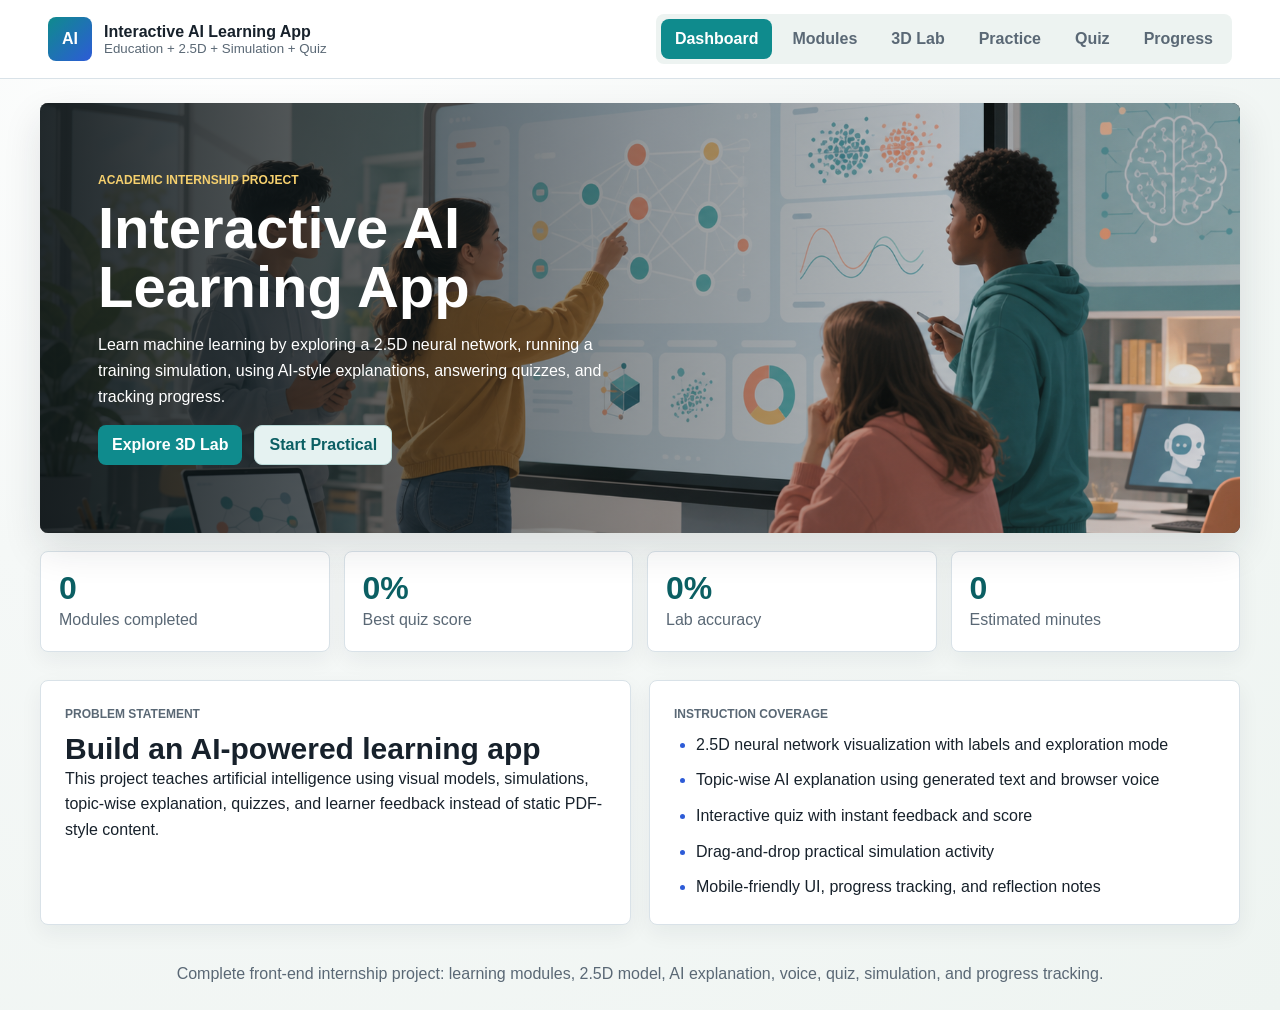
<file: index.html>
<!doctype html>
<html lang="en">
  <head>
    <meta charset="utf-8">
    <meta name="viewport" content="width=device-width, initial-scale=1">
    <title>Interactive AI Learning App</title>
    <link rel="stylesheet" href="styles.css">
  </head>
  <body>
    <header class="topbar">
      <div class="brand">
        <span class="brand-mark">AI</span>
        <div>
          <strong>Interactive AI Learning App</strong>
          <small>Education + 2.5D + Simulation + Quiz</small>
        </div>
      </div>
      <nav class="tabs" aria-label="Main navigation">
        <button class="tab active" data-view="dashboard">Dashboard</button>
        <button class="tab" data-view="learn">Modules</button>
        <button class="tab" data-view="lab">3D Lab</button>
        <button class="tab" data-view="practice">Practice</button>
        <button class="tab" data-view="quiz">Quiz</button>
        <button class="tab" data-view="progress">Progress</button>
      </nav>
    </header>

    <main>
      <section id="dashboard" class="view active">
        <div class="hero">
          <img src="assets/ai-learning-banner.png" alt="Students learning artificial intelligence with an interactive display">
          <div class="hero-copy">
            <p class="eyebrow">Academic internship project</p>
            <h1>Interactive AI Learning App</h1>
            <p>Learn machine learning by exploring a 2.5D neural network, running a training simulation, using AI-style explanations, answering quizzes, and tracking progress.</p>
            <div class="hero-actions">
              <button class="primary" data-jump="lab">Explore 3D Lab</button>
              <button class="secondary" data-jump="practice">Start Practical</button>
            </div>
          </div>
        </div>

        <section class="stats" aria-label="Learning statistics">
          <article>
            <span id="completedCount">0</span>
            <p>Modules completed</p>
          </article>
          <article>
            <span id="bestScore">0%</span>
            <p>Best quiz score</p>
          </article>
          <article>
            <span id="labScore">0%</span>
            <p>Lab accuracy</p>
          </article>
          <article>
            <span id="studyMinutes">0</span>
            <p>Estimated minutes</p>
          </article>
        </section>

        <section class="dashboard-grid">
          <article class="feature-panel">
            <p class="eyebrow">Problem statement</p>
            <h2>Build an AI-powered learning app</h2>
            <p>This project teaches artificial intelligence using visual models, simulations, topic-wise explanation, quizzes, and learner feedback instead of static PDF-style content.</p>
          </article>
          <article class="feature-panel checklist">
            <p class="eyebrow">Instruction coverage</p>
            <ul>
              <li>2.5D neural network visualization with labels and exploration mode</li>
              <li>Topic-wise AI explanation using generated text and browser voice</li>
              <li>Interactive quiz with instant feedback and score</li>
              <li>Drag-and-drop practical simulation activity</li>
              <li>Mobile-friendly UI, progress tracking, and reflection notes</li>
            </ul>
          </article>
        </section>
      </section>

      <section id="learn" class="view">
        <div class="section-heading">
          <div>
            <p class="eyebrow">At least 3 learning modules</p>
            <h2>AI Learning Modules</h2>
          </div>
          <label class="search-box">
            <span>Search</span>
            <input id="moduleSearch" type="search" placeholder="Find a topic">
          </label>
        </div>
        <div class="learn-layout">
          <aside class="module-list" id="moduleList" aria-label="AI modules"></aside>
          <article class="lesson-panel">
            <div class="lesson-header">
              <div>
                <p class="eyebrow" id="lessonTag">Module</p>
                <h2 id="lessonTitle">Select a module</h2>
              </div>
              <div class="button-row">
                <button class="secondary" id="explainModule">AI Explain</button>
                <button class="secondary" id="speakModule">Voice</button>
                <button class="primary" id="completeModule">Mark Complete</button>
              </div>
            </div>
            <p id="lessonBody" class="lesson-body"></p>
            <div class="split-panels">
              <div class="example-box">
                <strong>Real-world example</strong>
                <p id="lessonExample"></p>
              </div>
              <div class="flashcard" id="flashcard" tabindex="0" role="button" aria-live="polite">
                <span>Flashcard</span>
                <p id="flashcardText"></p>
              </div>
            </div>
            <div class="ai-explainer" aria-live="polite">
              <strong>AI-style explanation</strong>
              <p id="aiExplanation">Choose AI Explain to generate a simple explanation for the selected topic.</p>
            </div>
          </article>
        </div>
      </section>

      <section id="lab" class="view">
        <div class="section-heading">
          <div>
            <p class="eyebrow">2.5D visualization and exploration mode</p>
            <h2>Neural Network Explorer</h2>
          </div>
          <div class="button-row">
            <button class="secondary" id="resetNetwork">Reset View</button>
            <button class="primary" id="animateNetwork">Run Signal</button>
          </div>
        </div>

        <div class="lab-layout">
          <article class="network-stage" aria-label="Interactive 2.5D neural network">
            <div class="network-scene" id="networkScene">
              <div class="connection c1"></div>
              <div class="connection c2"></div>
              <div class="connection c3"></div>
              <div class="connection c4"></div>
              <button class="node input n1" data-node="Input layer: receives raw features such as study hours and test score.">Study Hours</button>
              <button class="node input n2" data-node="Input layer: receives another feature used by the model.">Test Score</button>
              <button class="node hidden n3" data-node="Hidden layer: combines inputs and learns weighted patterns.">Pattern</button>
              <button class="node hidden n4" data-node="Hidden layer: transforms patterns into a stronger signal.">Confidence</button>
              <button class="node output n5" data-node="Output layer: predicts whether the student is ready or needs revision.">Prediction</button>
            </div>
          </article>
          <aside class="inspector">
            <p class="eyebrow">Node inspector</p>
            <h3 id="nodeTitle">Click a node</h3>
            <p id="nodeDescription">Explore each part of the model to understand input, hidden, and output layers.</p>
            <label for="complexityRange">Model complexity</label>
            <input id="complexityRange" type="range" min="1" max="5" value="3">
            <p id="complexityText">Balanced model: useful patterns without too much overfitting risk.</p>
          </aside>
        </div>
      </section>

      <section id="practice" class="view">
        <div class="section-heading">
          <div>
            <p class="eyebrow">Simulation and drag-and-drop practical</p>
            <h2>Train a Student Readiness Model</h2>
          </div>
          <button class="secondary" id="resetPractice">Reset Practical</button>
        </div>

        <div class="practice-layout">
          <article class="data-bank">
            <h3>Data cards</h3>
            <p>Drag the useful features into the training area. Avoid noisy or unfair features.</p>
            <div id="dataCards" class="data-cards"></div>
          </article>
          <article class="training-zone" id="trainingZone">
            <h3>Training area</h3>
            <p>Drop feature cards here to train the model.</p>
            <div id="selectedFeatures" class="selected-features"></div>
            <button class="primary" id="trainModel">Train Model</button>
          </article>
          <article class="simulation-result">
            <p class="eyebrow">Simulation output</p>
            <h3 id="simulationTitle">Model not trained yet</h3>
            <p id="simulationText">Select relevant features and train the model to see accuracy, fairness, and feedback.</p>
            <div class="meter">
              <span id="accuracyMeter"></span>
            </div>
          </article>
        </div>
      </section>

      <section id="quiz" class="view">
        <div class="section-heading">
          <div>
            <p class="eyebrow">Instant feedback and score</p>
            <h2>AI Fundamentals Quiz</h2>
          </div>
          <button class="secondary" id="resetQuiz">Reset Quiz</button>
        </div>
        <div class="quiz-grid" id="quizGrid"></div>
        <div class="result-panel">
          <div>
            <p class="eyebrow">Current result</p>
            <h3 id="quizResult">Answer the questions to see your score.</h3>
          </div>
          <button class="primary" id="submitQuiz">Submit Answers</button>
        </div>
      </section>

      <section id="progress" class="view">
        <div class="section-heading">
          <div>
            <p class="eyebrow">Progress tracking and deliverables</p>
            <h2>Project Summary</h2>
          </div>
          <button class="secondary" id="clearProgress">Clear Saved Progress</button>
        </div>
        <div class="progress-layout">
          <article class="certificate">
            <p class="eyebrow">Completion preview</p>
            <h2>AI Learning Completion</h2>
            <p id="certificateText">Complete modules, lab practice, and quiz to generate your learning summary.</p>
            <div class="progress-bar" aria-label="Completion progress">
              <span id="progressFill"></span>
            </div>
          </article>
          <article class="notes-panel">
            <label for="reflectionNotes">Reflection notes</label>
            <textarea id="reflectionNotes" rows="8" placeholder="Write what you learned, challenges faced, and future improvements."></textarea>
          </article>
          <article class="deliverables">
            <p class="eyebrow">Explanation of AI/model/API used</p>
            <h3>Model approach</h3>
            <p>This app uses a browser-based simulated supervised learning model. Learners choose features, train the model, inspect weighted outputs, receive AI-style explanations, and hear explanations using the Web Speech API. The 2.5D model is built with HTML, CSS transforms, and JavaScript so it works without paid API keys.</p>
          </article>
        </div>
      </section>
    </main>

    <footer>
      <p>Complete front-end internship project: learning modules, 2.5D model, AI explanation, voice, quiz, simulation, and progress tracking.</p>
    </footer>

    <script src="script.js"></script>
  </body>
</html>
</file>
<file: styles.css>
:root {
  --ink: #17212b;
  --muted: #5a6875;
  --line: #d9e2e8;
  --bg: #f5f8f7;
  --panel: #ffffff;
  --soft: #edf5f3;
  --teal: #0f8b8d;
  --teal-dark: #0b5f63;
  --coral: #e76f51;
  --gold: #e4b84e;
  --green: #2f8f5b;
  --blue: #2d5bd7;
  --shadow: 0 16px 38px rgba(23, 33, 43, 0.12);
}

* {
  box-sizing: border-box;
}

body {
  margin: 0;
  color: var(--ink);
  background: radial-gradient(circle at 20% 0%, #ffffff 0, #f5f8f7 42%, #eef4f1 100%);
  font-family: Arial, Helvetica, sans-serif;
}

button,
input,
textarea {
  font: inherit;
}

button {
  cursor: pointer;
}

.topbar {
  position: sticky;
  top: 0;
  z-index: 20;
  display: flex;
  align-items: center;
  justify-content: space-between;
  gap: 18px;
  padding: 14px clamp(16px, 4vw, 48px);
  background: rgba(255, 255, 255, 0.95);
  border-bottom: 1px solid var(--line);
  backdrop-filter: blur(12px);
}

.brand {
  display: flex;
  align-items: center;
  gap: 12px;
  min-width: 260px;
}

.brand-mark {
  display: grid;
  place-items: center;
  width: 44px;
  height: 44px;
  color: #fff;
  background: linear-gradient(135deg, var(--teal), var(--blue));
  border-radius: 8px;
  font-weight: 800;
}

.brand strong,
.brand small {
  display: block;
}

.brand small,
.eyebrow,
footer {
  color: var(--muted);
}

.tabs {
  display: flex;
  gap: 6px;
  padding: 5px;
  overflow-x: auto;
  background: #edf3f1;
  border-radius: 8px;
}

.tab,
.secondary,
.primary {
  min-height: 40px;
  border: 0;
  border-radius: 8px;
  padding: 10px 14px;
  font-weight: 800;
  white-space: nowrap;
}

.tab {
  color: var(--muted);
  background: transparent;
}

.tab.active,
.primary {
  color: #fff;
  background: var(--teal);
}

.secondary {
  color: var(--teal-dark);
  background: #e5f2f1;
  border: 1px solid #b9d9d7;
}

main {
  width: min(1200px, calc(100% - 32px));
  margin: 24px auto 36px;
}

.view {
  display: none;
}

.view.active {
  display: block;
}

.hero {
  position: relative;
  min-height: 430px;
  overflow: hidden;
  border-radius: 8px;
  background: #172126;
  box-shadow: var(--shadow);
}

.hero img {
  position: absolute;
  inset: 0;
  width: 100%;
  height: 100%;
  object-fit: cover;
}

.hero::after {
  content: "";
  position: absolute;
  inset: 0;
  background: linear-gradient(90deg, rgba(10, 18, 21, 0.9), rgba(10, 18, 21, 0.42), rgba(10, 18, 21, 0.08));
}

.hero-copy {
  position: relative;
  z-index: 1;
  display: flex;
  flex-direction: column;
  justify-content: center;
  width: min(650px, 100%);
  min-height: 430px;
  padding: clamp(28px, 5vw, 58px);
  color: #fff;
}

h1,
h2,
h3,
p {
  margin-top: 0;
}

h1 {
  margin-bottom: 16px;
  font-size: clamp(38px, 5vw, 58px);
  line-height: 1.02;
  letter-spacing: 0;
}

h2 {
  margin-bottom: 0;
  font-size: 30px;
  letter-spacing: 0;
}

h3 {
  margin-bottom: 10px;
  font-size: 22px;
}

p,
li {
  line-height: 1.6;
}

.hero-copy p {
  max-width: 610px;
}

.hero-copy .eyebrow {
  color: #f6d06e;
}

.eyebrow {
  margin-bottom: 8px;
  text-transform: uppercase;
  font-size: 12px;
  font-weight: 800;
  letter-spacing: 0;
}

.hero-actions,
.section-heading,
.lesson-header,
.result-panel,
.button-row {
  display: flex;
  align-items: center;
  justify-content: space-between;
  gap: 12px;
}

.hero-actions,
.button-row {
  justify-content: flex-start;
  flex-wrap: wrap;
}

.stats {
  display: grid;
  grid-template-columns: repeat(4, 1fr);
  gap: 14px;
  margin: 18px 0 28px;
}

.stats article,
.feature-panel,
.lesson-panel,
.network-stage,
.inspector,
.data-bank,
.training-zone,
.simulation-result,
.question-card,
.result-panel,
.certificate,
.notes-panel,
.deliverables {
  background: var(--panel);
  border: 1px solid var(--line);
  border-radius: 8px;
  box-shadow: 0 8px 22px rgba(23, 33, 43, 0.06);
}

.stats article {
  padding: 18px;
}

.stats span {
  color: var(--teal-dark);
  font-size: 32px;
  font-weight: 800;
}

.stats p {
  margin-bottom: 0;
  color: var(--muted);
}

.dashboard-grid {
  display: grid;
  grid-template-columns: 1fr 1fr;
  gap: 18px;
}

.feature-panel {
  padding: 24px;
}

.checklist ul {
  display: grid;
  gap: 10px;
  margin: 0;
  padding-left: 22px;
}

.checklist li::marker {
  color: var(--blue);
}

.section-heading {
  margin-bottom: 16px;
}

.search-box {
  display: flex;
  align-items: center;
  gap: 10px;
  min-width: 260px;
  padding: 8px 12px;
  background: #fff;
  border: 1px solid var(--line);
  border-radius: 8px;
}

.search-box span,
.notes-panel label,
.inspector label {
  color: var(--muted);
  font-weight: 800;
}

.search-box input {
  width: 100%;
  border: 0;
  outline: 0;
}

.learn-layout,
.lab-layout,
.practice-layout {
  display: grid;
  gap: 18px;
  align-items: start;
}

.learn-layout {
  grid-template-columns: 330px 1fr;
}

.lab-layout,
.practice-layout {
  grid-template-columns: 1.4fr 0.8fr;
}

.practice-layout {
  grid-template-columns: 1fr 1fr 1fr;
}

.module-list,
.quiz-grid,
.data-cards,
.selected-features {
  display: grid;
  gap: 12px;
}

.module-card,
.term-card {
  padding: 16px;
  text-align: left;
  background: #fff;
  border: 1px solid var(--line);
  border-radius: 8px;
}

.module-card.active {
  border-color: var(--teal);
  box-shadow: inset 4px 0 0 var(--teal);
}

.module-card.done {
  border-color: rgba(47, 143, 91, 0.45);
  background: #f4fbf7;
}

.module-card strong,
.term-card strong {
  display: block;
  margin-bottom: 8px;
}

.module-card p,
.term-card p,
.question-card p {
  margin-bottom: 0;
  color: var(--muted);
}

.lesson-panel {
  min-height: 520px;
  padding: clamp(20px, 3vw, 30px);
}

.lesson-body {
  margin: 24px 0;
  color: #33404a;
  font-size: 18px;
}

.split-panels,
.progress-layout {
  display: grid;
  grid-template-columns: 1fr 1fr;
  gap: 16px;
}

.example-box,
.flashcard,
.ai-explainer {
  padding: 18px;
  border-radius: 8px;
}

.example-box {
  border-left: 5px solid var(--coral);
  background: #fff4ef;
}

.flashcard {
  color: #fff;
  background: var(--teal-dark);
  outline: none;
}

.flashcard span {
  color: #f6d06e;
  font-size: 12px;
  font-weight: 800;
  text-transform: uppercase;
}

.flashcard p {
  margin: 10px 0 0;
  font-size: 19px;
}

.ai-explainer {
  margin-top: 16px;
  background: #f1f6ff;
  border: 1px solid #cad9ff;
}

.network-stage {
  min-height: 540px;
  overflow: hidden;
  padding: 28px;
  background:
    linear-gradient(135deg, rgba(15, 139, 141, 0.1), rgba(231, 111, 81, 0.08)),
    #ffffff;
}

.network-scene {
  position: relative;
  min-height: 480px;
  perspective: 900px;
  transform-style: preserve-3d;
}

.network-scene.signal .connection,
.network-scene.signal .node {
  animation: pulse 1.2s ease-in-out;
}

.node {
  position: absolute;
  display: grid;
  place-items: center;
  width: 132px;
  min-height: 74px;
  padding: 10px;
  color: #fff;
  border: 0;
  border-radius: 8px;
  font-weight: 800;
  text-align: center;
  box-shadow: 0 18px 32px rgba(23, 33, 43, 0.22);
  transform: rotateX(9deg) rotateY(-16deg);
  transition: transform 0.2s ease, box-shadow 0.2s ease;
}

.node:hover,
.node.active {
  transform: rotateX(0deg) rotateY(0deg) translateY(-6px);
  box-shadow: 0 24px 36px rgba(23, 33, 43, 0.28);
}

.input {
  background: var(--blue);
}

.hidden {
  background: var(--teal);
}

.output {
  background: var(--coral);
}

.n1 {
  top: 80px;
  left: 28px;
}

.n2 {
  top: 300px;
  left: 28px;
}

.n3 {
  top: 76px;
  left: 42%;
}

.n4 {
  top: 300px;
  left: 42%;
}

.n5 {
  top: 190px;
  right: 28px;
}

.connection {
  position: absolute;
  height: 5px;
  border-radius: 999px;
  background: linear-gradient(90deg, var(--blue), var(--gold), var(--coral));
  opacity: 0.75;
  transform-origin: left center;
}

.c1 {
  top: 125px;
  left: 160px;
  width: 290px;
  transform: rotate(0deg);
}

.c2 {
  top: 154px;
  left: 160px;
  width: 305px;
  transform: rotate(38deg);
}

.c3 {
  top: 337px;
  left: 160px;
  width: 305px;
  transform: rotate(-38deg);
}

.c4 {
  top: 337px;
  left: 160px;
  width: 290px;
  transform: rotate(0deg);
}

@keyframes pulse {
  0%,
  100% {
    filter: brightness(1);
  }
  50% {
    filter: brightness(1.35);
  }
}

.inspector,
.data-bank,
.training-zone,
.simulation-result {
  padding: 22px;
}

.inspector input {
  width: 100%;
  margin: 12px 0;
  accent-color: var(--teal);
}

.data-card,
.feature-pill {
  padding: 13px;
  background: #fff;
  border: 1px solid var(--line);
  border-radius: 8px;
}

.data-card {
  text-align: left;
}

.data-card.dragging {
  opacity: 0.45;
}

.training-zone {
  min-height: 360px;
  border-style: dashed;
}

.training-zone.drop-ready {
  border-color: var(--teal);
  background: #f0faf8;
}

.selected-features {
  min-height: 150px;
  margin: 16px 0;
}

.feature-pill {
  display: flex;
  justify-content: space-between;
  gap: 10px;
}

.feature-pill button {
  border: 0;
  color: var(--coral);
  background: transparent;
  font-weight: 800;
}

.meter,
.progress-bar {
  height: 14px;
  overflow: hidden;
  background: #e9eeee;
  border-radius: 999px;
}

.meter span,
.progress-bar span {
  display: block;
  width: 0;
  height: 100%;
  background: linear-gradient(90deg, var(--coral), var(--gold), var(--green));
  transition: width 0.25s ease;
}

.quiz-grid {
  grid-template-columns: repeat(2, 1fr);
}

.question-card {
  padding: 18px;
}

.question-card fieldset {
  margin: 14px 0 0;
  padding: 0;
  border: 0;
}

.question-card.correct {
  border-color: rgba(47, 143, 91, 0.5);
  background: #f3fbf6;
}

.question-card.wrong {
  border-color: rgba(231, 111, 81, 0.45);
  background: #fff5f1;
}

.option {
  display: flex;
  gap: 10px;
  align-items: flex-start;
  padding: 10px 0;
  color: #334049;
}

.feedback {
  margin-top: 12px;
  font-weight: 800;
}

.result-panel {
  margin-top: 16px;
  padding: 18px;
}

.certificate,
.notes-panel,
.deliverables {
  padding: 24px;
}

.certificate {
  min-height: 280px;
  border-top: 7px solid var(--gold);
}

.notes-panel {
  display: grid;
  gap: 10px;
}

textarea {
  width: 100%;
  resize: vertical;
  border: 1px solid var(--line);
  border-radius: 8px;
  padding: 12px;
  line-height: 1.5;
}

.deliverables {
  grid-column: 1 / -1;
}

footer {
  width: min(1200px, calc(100% - 32px));
  margin: 0 auto 24px;
  text-align: center;
}

@media (max-width: 960px) {
  .topbar,
  .section-heading,
  .lesson-header,
  .result-panel {
    align-items: stretch;
    flex-direction: column;
  }

  .brand {
    min-width: 0;
  }

  .tabs {
    width: 100%;
  }

  .stats,
  .dashboard-grid,
  .learn-layout,
  .lab-layout,
  .practice-layout,
  .quiz-grid,
  .split-panels,
  .progress-layout {
    grid-template-columns: 1fr;
  }

  .hero,
  .hero-copy {
    min-height: 560px;
  }

  .hero::after {
    background: linear-gradient(180deg, rgba(10, 18, 21, 0.92), rgba(10, 18, 21, 0.45));
  }

  .search-box {
    min-width: 0;
  }

  .network-stage {
    min-height: 610px;
  }

  .network-scene {
    transform: scale(0.78);
    transform-origin: top left;
    width: 128%;
  }
}

@media (max-width: 560px) {
  main {
    width: min(100% - 20px, 1200px);
  }

  .stats {
    grid-template-columns: repeat(2, 1fr);
  }

  .node {
    width: 116px;
    font-size: 13px;
  }
}
</file>
